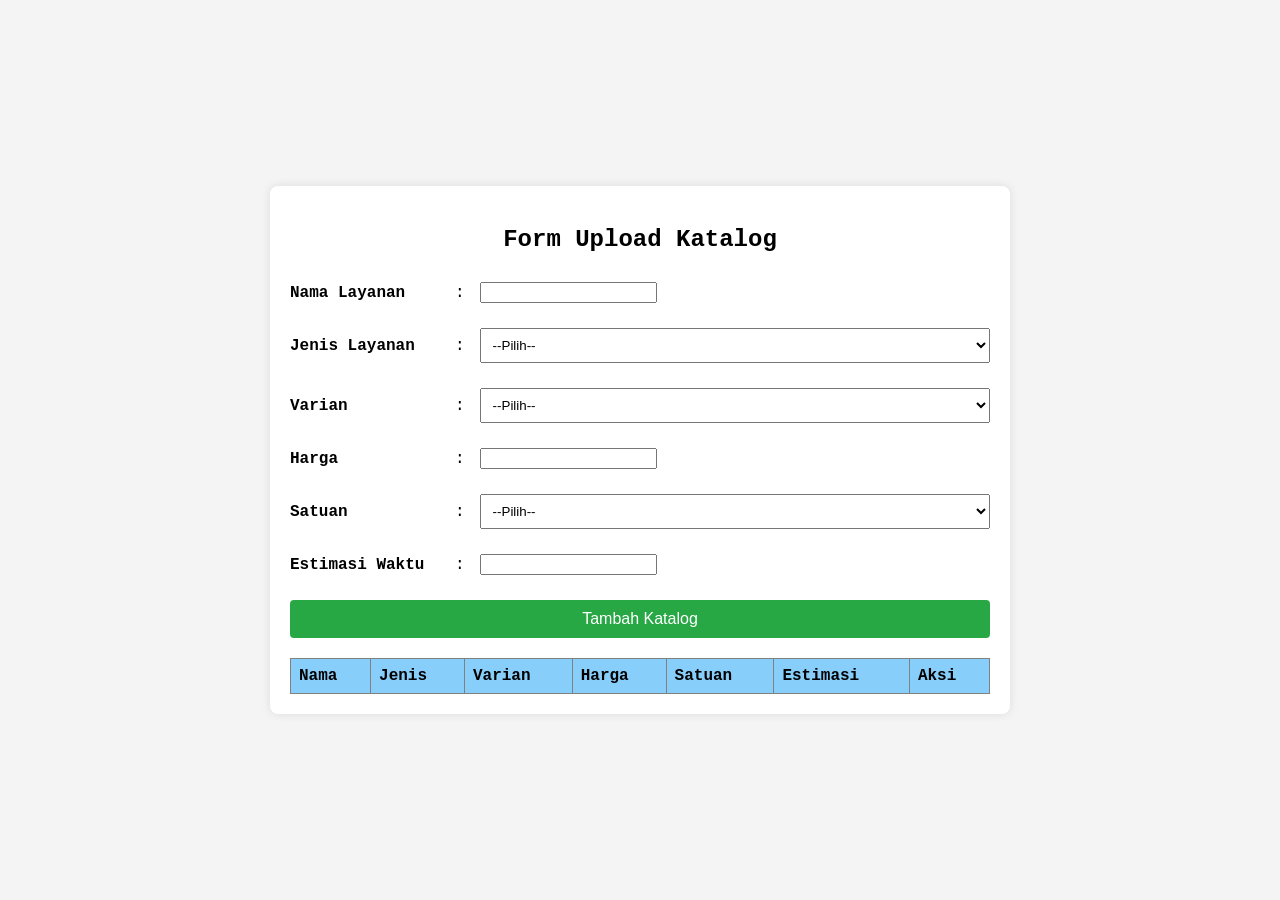
<file: latihan-tugas-2/index.html>
<!DOCTYPE html>
<html lang="id">
<head>
    <meta charset="UTF-8">
    <meta name="viewport" content="width=device-width, initial-scale=1.0">
    <title>Validasi Password</title>
    <link rel="stylesheet" type="text/css" href="style.css">
</head>
<body>
    <div class="container">
    <form id="registrationForm">
        <h2>Form Upload Katalog</h2>

        <div class="form-group">
            <label for="nama">Nama Layanan</label>
            <span class="separator">:</span>
            <input type="text" id="nama" name="nama" required>
        </div>

        <div class="form-group">
            <label for="jenislayanan">Jenis Layanan</label>
            <span class="separator">:</span>
            <select id="jenislayanan" name="jenislayanan" required>
                <option value="">--Pilih--</option>
                <option value="kiloan">Kiloan</option>
                <option value="sepatu">Sepatu</option>
                <option value="jas">Jas</option>
                <option value="lainnya">Lainnya</option>
            </select>
        </div>

        <div class="form-group">
            <label for="varian">Varian</label>
            <span class="separator">:</span>
            <select id="varian" name="varian" required>
                <option value="">--Pilih--</option>
                <option value="regular">Regular</option>
                <option value="express">Express</option>
            </select>
        </div>

        <div class="form-group">
            <label for="harga">Harga</label>
            <span class="separator">:</span>
            <input type="text" id="harga" name="harga" required>
        </div>

         <div class="form-group">
            <label for="satuan">Satuan</label>
            <span class="separator">:</span>
            <select id="satuan" name="satuan" required>
                <option value="">--Pilih--</option>
                <option value="kiloan">kg</option>
                <option value="sepatu">pcs</option>
            </select>
        </div>

        <div class="form-group">
            <label for="estimasi">Estimasi Waktu</label>
            <span class="separator">:</span>
            <input type="text" id="estimasi" name="estimasi" required>
        </div>


        <input type="submit" id="submitBtn" value="Tambah Katalog">
    </form>

    <!-- tabel hasil input akan muncul di sini -->
    <table id="katalogTable" border="1" cellpadding="5" cellspacing="0">
        <thead>
            <tr>
                <th>Nama</th>
                <th>Jenis</th>
                <th>Varian</th>
                <th>Harga</th>
                <th>Satuan</th>
                <th>Estimasi</th>
                <th>Aksi</th>
            </tr>
        </thead>
        <tbody></tbody>
    </table>
    </div>

    <script>
        const form = document.getElementById('registrationForm');
        const tableBody = document.querySelector('#katalogTable tbody');
        const submitBtn = document.getElementById('submitBtn');
        let editRow = null;

        form.addEventListener('submit', function(e) {
            e.preventDefault();

            const data = {
                nama: form.nama.value,
                jenislayanan: form.jenislayanan.value,
                varian: form.varian.value,
                harga: form.harga.value,
                satuan: form.satuan.value,
                estimasi: form.estimasi.value,
                };

            if (editRow) {
                // update existing row
                updateRow(editRow, data);
                submitBtn.value = 'Tambah Katalog';
                editRow = null;
            } else {
                addRow(data);
            }

            form.reset();
        });

        function addRow(data) {
            const tr = document.createElement('tr');
            tr.innerHTML = `
                <td>${data.nama}</td>
                <td>${data.jenislayanan}</td>
                <td>${data.varian}</td>
                <td>${data.harga}</td>
                <td>${data.satuan}</td>
                <td>${data.estimasi}</td>
                <td>
                    <button class="editBtn">Edit</button>
                    <button class="deleteBtn">Hapus</button>
                </td>
            `;

            // attach listeners
            tr.querySelector('.deleteBtn').addEventListener('click', () => {
                tr.remove();
            });
            tr.querySelector('.editBtn').addEventListener('click', () => {
                populateFormForEdit(tr);
            });

            tableBody.appendChild(tr);
        }

        function populateFormForEdit(row) {
            const cells = row.children;
            form.nama.value = cells[0].textContent;
            form.jenislayanan.value = cells[1].textContent;
            form.varian.value = cells[2].textContent;
            form.harga.value = cells[3].textContent;
            form.satuan.value = cells[4].textContent;
            form.estimasi.value = cells[5].textContent;

            submitBtn.value = 'Update Katalog';
            editRow = row;
        }

        function updateRow(row, data) {
            const cells = row.children;
            cells[0].textContent = data.nama;
            cells[1].textContent = data.jenislayanan;
            cells[2].textContent = data.varian;
            cells[3].textContent = data.harga;
            cells[4].textContent = data.satuan;
            cells[5].textContent = data.estimasi;
        }
    </script>

</body>
</html>
</file>
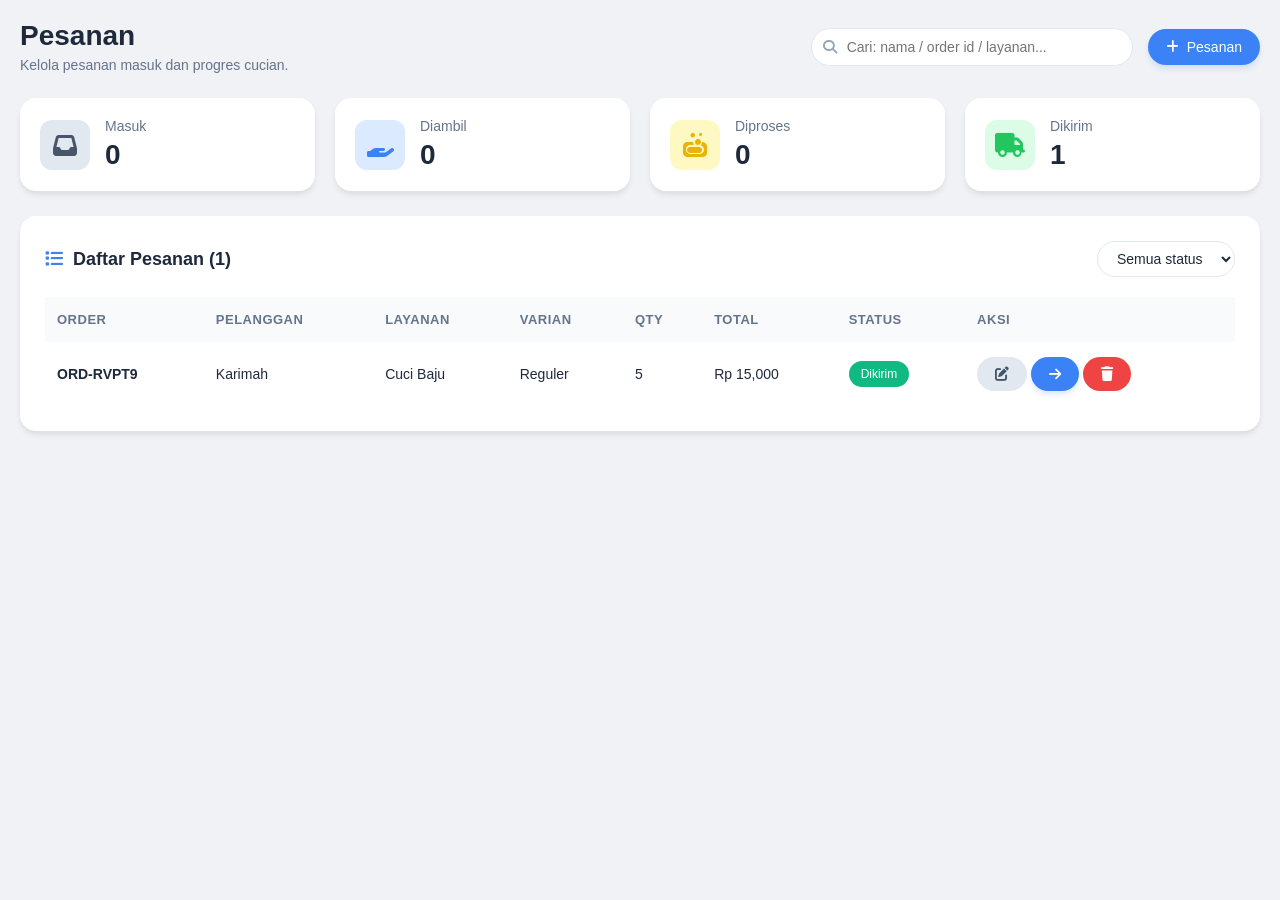
<file: Halaman.html>
<!DOCTYPE html>
<html lang="id">
<head>
    <meta charset="UTF-8">
    <meta name="viewport" content="width=device-width, initial-scale=1.0">
    <title>Dashboard Laundry</title>
    <link rel="stylesheet" href="style.css">
    <link rel="stylesheet" href="https://cdnjs.cloudflare.com/ajax/libs/font-awesome/6.4.0/css/all.min.css">
</head>
<body>

<div class="container">

    <div class="header">
        <div>
            <h1>Pesanan</h1>
            <p>Kelola pesanan masuk dan progres cucian.</p>
        </div>

        <div class="header-right">
            <div class="search-wrapper">
                <i class="fas fa-search search-icon"></i>
                <input type="text" id="searchInput" placeholder="Cari: nama / order id / layanan...">
                <button class="btn btn-clear" id="clearSearch" title="Hapus pencarian">
                    <i class="fas fa-times"></i>
                </button>
            </div>
            <button class="btn btn-primary" onclick="openModal()">
                <i class="fas fa-plus"></i> Pesanan
            </button>
        </div>
    </div>

    <div class="cards">
        <div class="card">
            <div class="card-icon masuk">
                <i class="fas fa-inbox"></i>
            </div>
            <div class="card-content">
                <h3>Masuk</h3>
                <h2 id="countMasuk">0</h2>
            </div>
        </div>
        <div class="card">
            <div class="card-icon diambil">
                <i class="fas fa-hand-holding"></i>
            </div>
            <div class="card-content">
                <h3>Diambil</h3>
                <h2 id="countDiambil">0</h2>
            </div>
        </div>
        <div class="card">
            <div class="card-icon diproses">
                <i class="fas fa-soap"></i>
            </div>
            <div class="card-content">
                <h3>Diproses</h3>
                <h2 id="countDiproses">0</h2>
            </div>
        </div>
        <div class="card">
            <div class="card-icon dikirim">
                <i class="fas fa-truck"></i>
            </div>
            <div class="card-content">
                <h3>Dikirim</h3>
                <h2 id="countDikirim">0</h2>
            </div>
        </div>
    </div>

    <div class="table-container">
        <div class="table-header">
            <h2><i class="fas fa-list"></i> Daftar Pesanan</h2>
            <select id="filterStatus">
                <option value="Semua">Semua status</option>
                <option value="Masuk">Masuk</option>
                <option value="Diambil">Diambil</option>
                <option value="Dicuci">Dicuci</option>
                <option value="Disetrika">Disetrika</option>
                <option value="Dikirim">Dikirim</option>
            </select>
        </div>

        <div class="table-responsive">
            <table>
                <thead>
                    <tr>
                        <th>ORDER</th>
                        <th>PELANGGAN</th>
                        <th>LAYANAN</th>
                        <th>VARIAN</th>
                        <th>QTY</th>
                        <th>TOTAL</th>
                        <th>STATUS</th>
                        <th>AKSI</th>
                    </tr>
                </thead>
                <tbody id="orderTable"></tbody>
            </table>
        </div>
        
        <!-- Empty State -->
        <div class="empty-state" id="emptyState">
            <img src="data:image/svg+xml,%3Csvg xmlns='http://www.w3.org/2000/svg' width='120' height='120' viewBox='0 0 24 24' fill='none' stroke='%23999' stroke-width='1' stroke-linecap='round' stroke-linejoin='round'%3E%3Ccircle cx='11' cy='11' r='8'%3E%3C/circle%3E%3Cline x1='21' y1='21' x2='16.65' y2='16.65'%3E%3C/line%3E%3C/svg%3E" alt="No data">
            <h3 id="emptyTitle">Tidak ada pesanan</h3>
            <p id="emptyMessage">Belum ada data pesanan. Klik tombol "+ Pesanan" untuk menambah.</p>
            <button class="btn btn-primary" onclick="openModal()">
                <i class="fas fa-plus"></i> Tambah Pesanan
            </button>
        </div>
    </div>

</div>

<!-- MODAL CRUD -->
<div class="modal" id="orderModal">
    <div class="modal-content">
        <div class="modal-header">
            <h2 id="modalTitle"><i class="fas fa-plus-circle"></i> Tambah Pesanan Baru</h2>
            <span class="close" onclick="closeModal()">×</span>
        </div>

        <form id="orderForm">
            <input type="hidden" id="editIndex">

            <div class="form-group">
                <label>Nama Pelanggan <span class="required">*</span></label>
                <input type="text" id="pelanggan" placeholder="Masukkan nama pelanggan" required>
                <small class="error-message" id="errorPelanggan"></small>
            </div>

            <div class="form-group">
                <label>Layanan <span class="required">*</span></label>
                <select id="layanan" required>
                    <option value="">Pilih Layanan</option>
                    <option value="Cuci Baju">Cuci Baju</option>
                    <option value="Cuci Karpet">Cuci Karpet</option>
                    <option value="Cuci Sepatu">Cuci Sepatu</option>
                    <option value="Laundry Kiloan">Laundry Kiloan</option>
                    <option value="Dry Cleaning">Dry Cleaning</option>
                </select>
                <small class="error-message" id="errorLayanan"></small>
            </div>

            <div class="form-group">
                <label>Varian <span class="required">*</span></label>
                <select id="varian" required>
                    <option value="">Pilih Varian</option>
                    <option value="Reguler">Reguler (3 hari)</option>
                    <option value="Express">Express (1 hari)</option>
                    <option value="Super Express">Super Express (6 jam)</option>
                    <option value="Kilat">Kilat (4 jam)</option>
                </select>
                <small class="error-message" id="errorVarian"></small>
            </div>

            <div class="form-row">
                <div class="form-group" style="flex: 1;">
                    <label>Qty <span class="required">*</span></label>
                    <input type="number" id="qty" placeholder="0" min="1" required>
                    <small class="error-message" id="errorQty"></small>
                </div>

                <div class="form-group" style="flex: 1;">
                    <label>Harga per unit</label>
                    <div class="price-input-wrapper">
                        <span class="price-prefix">Rp</span>
                        <input type="number" id="hargaSatuan" placeholder="0" min="0" value="5000" readonly style="background: #f5f5f5; padding-left: 40px;">
                    </div>
                </div>
            </div>

            <div class="form-group">
                <label>Total <span class="required">*</span></label>
                <div class="total-display" id="totalDisplay">Rp 0</div>
                <input type="hidden" id="total" required>
                <small class="error-message" id="errorTotal"></small>
            </div>

            <div class="modal-footer">
                <button type="button" class="btn btn-secondary" onclick="closeModal()">
                    <i class="fas fa-times"></i> Batalkan
                </button>
                <button type="submit" class="btn btn-primary">
                    <i class="fas fa-save"></i> Simpan
                </button>
            </div>
        </form>
    </div>
</div>

<!-- MODAL KONFIRMASI HAPUS -->
<div class="modal" id="deleteConfirmModal">
    <div class="modal-content" style="max-width: 350px;">
        <div class="modal-header">
            <h2><i class="fas fa-trash-alt"></i> Konfirmasi Hapus</h2>
            <span class="close" onclick="closeDeleteModal()">×</span>
        </div>
        
        <div style="padding: 20px 0; text-align: center;">
            <div style="font-size: 48px; margin-bottom: 15px; color: #ef4444;">
                <i class="fas fa-exclamation-triangle"></i>
            </div>
            <p style="margin-bottom: 20px; font-size: 16px;">Apakah Anda yakin ingin menghapus pesanan ini?</p>
            <p style="color: #ef4444; font-size: 14px; margin-bottom: 20px;">Tindakan ini tidak dapat dibatalkan!</p>
        </div>

        <div class="modal-footer" style="justify-content: center;">
            <button class="btn btn-secondary" onclick="closeDeleteModal()">
                <i class="fas fa-arrow-left"></i> Batal
            </button>
            <button class="btn btn-danger" id="confirmDeleteBtn">
                <i class="fas fa-trash"></i> Hapus
            </button>
        </div>
    </div>
</div>

<script src="script.js"></script>
</body>
</html>
</file>
<file: latihan-tugas-2/style.css>
body {
    font-family: 'Courier New', Courier, monospace;
    background-color: #f4f4f4;
    display: flex;
    justify-content: center;
    align-items: center;
    height: 100vh;
    margin: 0;
}

.container {
    background: white;
    padding: 20px;
    border-radius: 8px;
    box-shadow: 0 0 10px rgba(0, 0, 0, 0.1);
    width: 700px;  /* geser lebih lebar supaya tabel muat */
    display: grid;
    gap: 20px;
}

form {
    width: 100%;
    display: grid;
    gap: 10px;
}



h2 {
    text-align: center;
}

.form-group {
  display: flex;
  align-items: center;
  gap: 15px;
  margin-bottom: 15px;
}

.form-group label {
  width: 150px;   /* atur lebar label */
  font-weight: bold;
}

.form-group select {
  flex: 1;        /* supaya dropdown melebar */
  padding: 8px;
}

.form-group textarea {
  flex: 1;        /* supaya textarea melebar */
  padding: 8px;
  resize: vertical;
}

label {
    font-weight: bold;
}

.separator {
    text-align: center;
}

input[type="text"] {
    margin-right: 3px;
}
input[type="text"] {
    margin-right: 3px;
}

.radio-group {
    display: flex;
    gap: 10px;
}

input[type="radio"] {
    margin-right: 5px;
}

input[type="submit"] {
    width: 100%;
    background: #28a745;
    color: white;
    border: none;
    padding: 10px;
    border-radius: 4px;
    cursor: pointer;
    font-size: 16px;
}

input[type="submit"]:hover {
    background: #218838;
}

/* tabel styling */
#katalogTable {
    width: 100%;
    border-collapse: collapse;
}

#katalogTable th {
    background-color: #87cefa; /* biru muda */
    padding: 8px;
    text-align: left;
}

#katalogTable td {
    padding: 6px;
}
</file>
<file: style.css>
body {
    font-family: 'Segoe UI', Tahoma, Geneva, Verdana, sans-serif;
    background: #f0f2f5;
    margin: 0;
    padding: 20px;
    color: #333;
}

.container { 
    max-width: 1300px; 
    margin: auto; 
}

.header {
    display: flex;
    justify-content: space-between;
    align-items: center;
    margin-bottom: 25px;
    flex-wrap: wrap;
    gap: 15px;
}

.header h1 {
    margin: 0;
    font-size: 28px;
    color: #1e293b;
    display: flex;
    align-items: center;
    gap: 10px;
}

.header h1 i {
    color: #3b82f6;
}

.header p {
    margin: 5px 0 0 0;
    color: #64748b;
    font-size: 14px;
}

.header-right {
    display: flex;
    gap: 15px;
    align-items: center;
    flex-wrap: wrap;
}

.search-wrapper {
    position: relative;
    display: flex;
    align-items: center;
}

.search-icon {
    position: absolute;
    left: 12px;
    color: #94a3b8;
    font-size: 14px;
    z-index: 1;
}

#searchInput {
    padding: 10px 35px 10px 35px;
    border-radius: 30px;
    border: 1px solid #e2e8f0;
    font-size: 14px;
    width: 250px;
    transition: all 0.3s ease;
    background: white;
}

#searchInput:focus {
    outline: none;
    border-color: #3b82f6;
    box-shadow: 0 0 0 3px rgba(59, 130, 246, 0.1);
    width: 280px;
}

.btn-clear {
    position: absolute;
    right: 8px;
    background: none;
    border: none;
    color: #94a3b8;
    cursor: pointer;
    padding: 5px;
    font-size: 12px;
    display: none;
}

.btn-clear:hover {
    color: #ef4444;
}

#searchInput:not(:placeholder-shown) + .btn-clear {
    display: block;
}

.btn {
    padding: 10px 18px;
    border-radius: 30px;
    border: none;
    cursor: pointer;
    font-weight: 500;
    font-size: 14px;
    transition: all 0.3s ease;
    display: inline-flex;
    align-items: center;
    gap: 8px;
}

.btn-primary {
    background: #3b82f6;
    color: white;
    box-shadow: 0 4px 6px -1px rgba(59, 130, 246, 0.2);
}

.btn-primary:hover {
    background: #2563eb;
    transform: translateY(-2px);
    box-shadow: 0 6px 10px -1px rgba(37, 99, 235, 0.3);
}

.btn-secondary {
    background: #e2e8f0;
    color: #475569;
}

.btn-secondary:hover {
    background: #cbd5e1;
}

.btn-danger {
    background: #ef4444;
    color: white;
}

.btn-danger:hover {
    background: #dc2626;
}

.btn-danger:hover {
    background: #b91c1c;
}

.cards {
    display: grid;
    grid-template-columns: repeat(4, 1fr);
    gap: 20px;
    margin: 25px 0;
}

.card {
    background: white;
    padding: 20px;
    border-radius: 16px;
    box-shadow: 0 4px 6px -1px rgba(0, 0, 0, 0.1);
    transition: all 0.3s ease;
    display: flex;
    align-items: center;
    gap: 15px;
}

.card:hover {
    transform: translateY(-4px);
    box-shadow: 0 10px 15px -3px rgba(0, 0, 0, 0.1);
}

.card-icon {
    width: 50px;
    height: 50px;
    border-radius: 12px;
    display: flex;
    align-items: center;
    justify-content: center;
    font-size: 24px;
}

.card-icon.masuk {
    background: #e2e8f0;
    color: #475569;
}

.card-icon.diambil {
    background: #dbeafe;
    color: #3b82f6;
}

.card-icon.diproses {
    background: #fef9c3;
    color: #eab308;
}

.card-icon.dikirim {
    background: #dcfce7;
    color: #22c55e;
}

.card-content h3 {
    margin: 0;
    color: #64748b;
    font-size: 14px;
    font-weight: 500;
}

.card-content h2 {
    margin: 5px 0 0 0;
    color: #1e293b;
    font-size: 28px;
    font-weight: 600;
}

.table-container {
    background: white;
    padding: 25px;
    border-radius: 16px;
    box-shadow: 0 4px 6px -1px rgba(0, 0, 0, 0.1);
    margin-top: 25px;
}

.table-header {
    display: flex;
    justify-content: space-between;
    align-items: center;
    margin-bottom: 20px;
    flex-wrap: wrap;
    gap: 15px;
}

.table-header h2 {
    margin: 0;
    font-size: 18px;
    color: #1e293b;
    display: flex;
    align-items: center;
    gap: 10px;
}

.table-header h2 i {
    color: #3b82f6;
}

.table-header select {
    padding: 8px 15px;
    border-radius: 30px;
    border: 1px solid #e2e8f0;
    background: white;
    font-size: 14px;
    color: #1e293b;
    cursor: pointer;
    transition: all 0.3s ease;
}

.table-header select:focus {
    outline: none;
    border-color: #3b82f6;
    box-shadow: 0 0 0 3px rgba(59, 130, 246, 0.1);
}

.table-responsive {
    overflow-x: auto;
}

table {
    width: 100%;
    border-collapse: collapse;
}

th {
    text-align: left;
    padding: 15px 12px;
    background: #f8fafc;
    color: #64748b;
    font-weight: 600;
    font-size: 13px;
    text-transform: uppercase;
    letter-spacing: 0.5px;
}

td {
    padding: 15px 12px;
    border-bottom: 1px solid #e2e8f0;
    color: #1e293b;
    font-size: 14px;
}

tr:hover {
    background: #f8fafc;
}

tr:last-child td {
    border-bottom: none;
}

.badge {
    padding: 6px 12px;
    border-radius: 30px;
    font-size: 12px;
    font-weight: 500;
    color: white;
    display: inline-block;
}

.Masuk { background: #6b7280; }
.Diambil { background: #3b82f6; }
.Dicuci { background: #f59e0b; }
.Disetrika { background: #8b5cf6; }
.Dikirim { background: #10b981; }

/* Empty State */
.empty-state {
    text-align: center;
    padding: 50px 20px;
    color: #94a3b8;
}

.empty-state img {
    width: 120px;
    height: 120px;
    margin-bottom: 20px;
    opacity: 0.5;
}

.empty-state h3 {
    margin: 0 0 10px 0;
    color: #1e293b;
    font-size: 18px;
}

.empty-state p {
    margin: 0 0 20px 0;
    color: #64748b;
}

/* MODAL */
.modal {
    display: none;
    position: fixed;
    inset: 0;
    background: rgba(0,0,0,0.5);
    justify-content: center;
    align-items: center;
    backdrop-filter: blur(3px);
    z-index: 1000;
}

.modal-content {
    background: white;
    width: 500px;
    max-width: 90%;
    border-radius: 20px;
    padding: 25px;
    animation: modalFadeIn 0.3s ease;
    box-shadow: 0 20px 25px -5px rgba(0,0,0,0.2);
}

#deleteConfirmModal .modal-content {
    width: 350px;
}

@keyframes modalFadeIn {
    from { 
        transform: scale(0.9) translateY(-20px); 
        opacity: 0; 
    }
    to { 
        transform: scale(1) translateY(0); 
        opacity: 1; 
    }
}

.modal-header {
    display: flex;
    justify-content: space-between;
    align-items: center;
    margin-bottom: 25px;
    padding-bottom: 15px;
    border-bottom: 1px solid #e2e8f0;
}

.modal-header h2 {
    margin: 0;
    font-size: 20px;
    color: #1e293b;
    display: flex;
    align-items: center;
    gap: 10px;
}

.modal-header h2 i {
    color: #3b82f6;
}

.close {
    cursor: pointer;
    font-size: 24px;
    color: #94a3b8;
    transition: color 0.2s;
}

.close:hover {
    color: #ef4444;
}

.form-group {
    margin-bottom: 20px;
    display: flex;
    flex-direction: column;
}

.form-row {
    display: flex;
    gap: 20px;
    margin-bottom: 20px;
}

.form-group label {
    margin-bottom: 8px;
    font-size: 13px;
    font-weight: 600;
    color: #475569;
}

.required {
    color: #ef4444;
    margin-left: 2px;
}

.form-group input,
.form-group select {
    padding: 12px 15px;
    border: 1px solid #e2e8f0;
    border-radius: 12px;
    font-size: 14px;
    transition: all 0.3s ease;
    background: white;
}

.form-group input:focus,
.form-group select:focus {
    outline: none;
    border-color: #3b82f6;
    box-shadow: 0 0 0 3px rgba(59, 130, 246, 0.1);
}

.form-group input.error,
.form-group select.error {
    border-color: #ef4444;
}

.form-group input.error:focus,
.form-group select.error:focus {
    box-shadow: 0 0 0 3px rgba(239, 68, 68, 0.1);
}

.error-message {
    color: #ef4444;
    font-size: 12px;
    margin-top: 5px;
}

.price-input-wrapper {
    position: relative;
}

.price-prefix {
    position: absolute;
    left: 12px;
    top: 50%;
    transform: translateY(-50%);
    color: #64748b;
    font-weight: 500;
    z-index: 1;
}

.total-display {
    padding: 15px;
    background: #f0f9ff;
    border: 1px solid #bae6fd;
    border-radius: 12px;
    font-size: 20px;
    font-weight: 600;
    color: #0369a1;
    text-align: right;
}

.modal-footer {
    display: flex;
    justify-content: flex-end;
    gap: 12px;
    margin-top: 25px;
    padding-top: 20px;
    border-top: 1px solid #e2e8f0;
}

.modal-footer .btn {
    padding: 12px 24px;
}

/* Toast notification */
.toast {
    position: fixed;
    bottom: 20px;
    right: 20px;
    background: #10b981;
    color: white;
    padding: 15px 25px;
    border-radius: 12px;
    box-shadow: 0 10px 15px -3px rgba(0,0,0,0.2);
    animation: slideIn 0.3s ease;
    z-index: 1001;
    display: flex;
    align-items: center;
    gap: 10px;
}

.toast.error {
    background: #ef4444;
}

.toast i {
    font-size: 20px;
}

@keyframes slideIn {
    from {
        transform: translateX(100%);
        opacity: 0;
    }
    to {
        transform: translateX(0);
        opacity: 1;
    }
}

/* Responsive */
@media (max-width: 768px) {
    .cards {
        grid-template-columns: repeat(2, 1fr);
    }
    
    .header {
        flex-direction: column;
        align-items: stretch;
    }
    
    .header-right {
        flex-direction: column;
    }
    
    .search-wrapper {
        width: 100%;
    }
    
    #searchInput {
        width: 100%;
    }
    
    #searchInput:focus {
        width: 100%;
    }
}

@media (max-width: 480px) {
    .cards {
        grid-template-columns: 1fr;
    }
}
</file>
